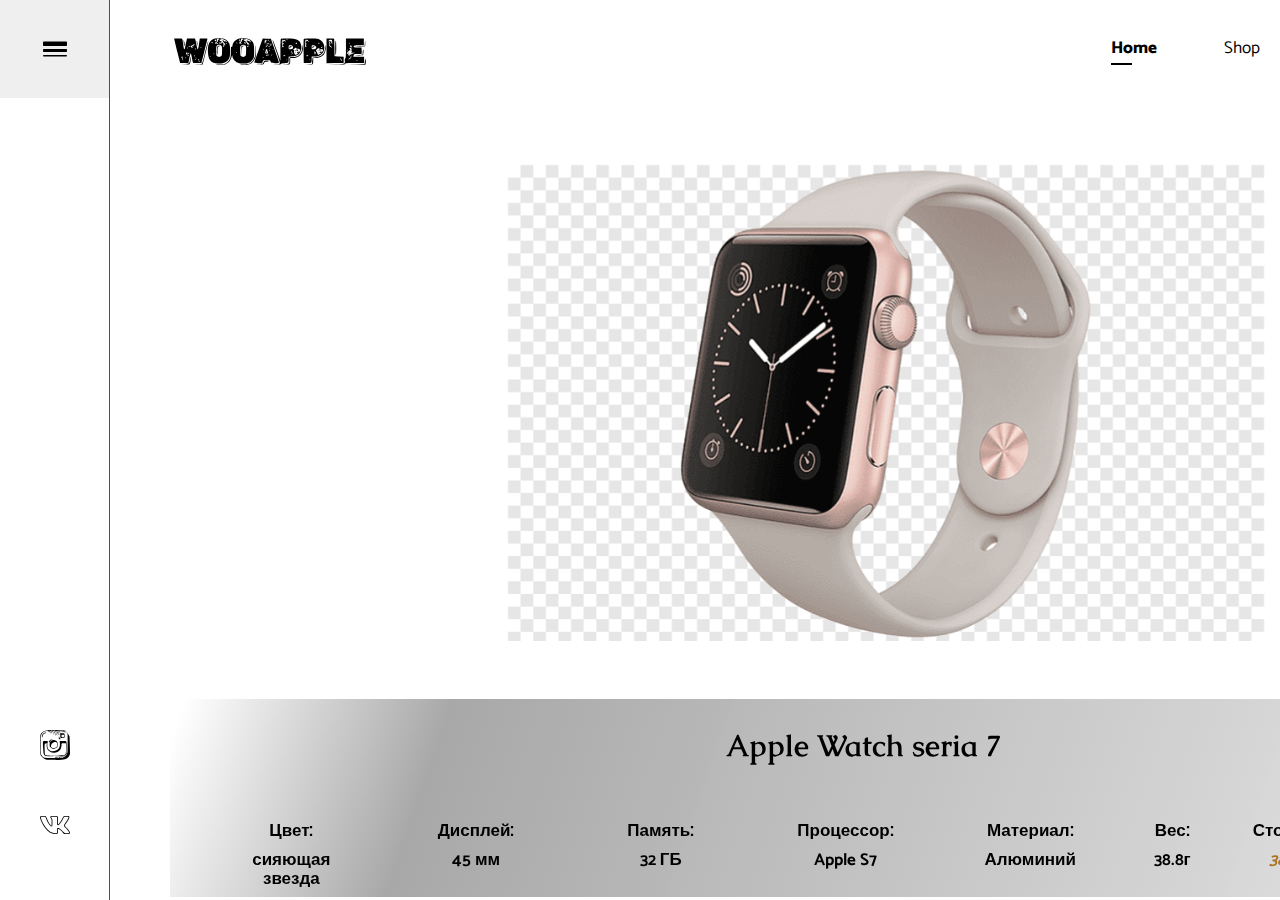
<file: index.html>
<!DOCTYPE html>
<html lang="en">
<head>
    <meta charset="UTF-8">
    <meta http-equiv="X-UA-Compatible" content="IE=edge">
    <meta name="viewport" content="width=device-width, initial-scale=1.0">
    <title>WooApple</title>
    <link rel="stylesheet" href="style/normalize.min.css">
    <link rel="stylesheet" href="https://unpkg.com/swiper/swiper-bundle.min.css"/>
    <link rel="stylesheet" href="style/style.css">
</head>
<body>
    <div class="content">
        <div class="content-sidebar">
            <button class="content-sidebar__button" type="button">
            </button>
            <ul class="content-sidebar__list">
                <li class="content-sidebar__item"><a class="content-sidebar__link
                 content-sidebar__inst" target="_blank" href="https://www.instagram.com/nikden_72/"></a></li>
                <li class="content-sidebar__item"><a class="content-sidebar__link
                 content-sidebar__vk" target="_blank" href="https://vk.com/denhikan"></a></li>
            </ul>
        </div>
        <header class="content-header">
            <a href="#" class="content-header__logo"></a>
           <nav>
               <ul class="content-header__list">
                   <li class="content-header__item"><a class="content-header__link active" href="#">Home</a> </li>
                   <li class="content-header__item"><a class="content-header__link" href="#">Shop</a> </li>
                   <li class="content-header__item"><a class="content-header__link" href="about.html">About</a> </li>
                   <li class="content-header__item"><a class="content-header__link wallet" href="#"></a> </li>
               </ul>
           </nav>
        </header>
   <!-- Главная часть сайта-->
        <main class="content-main">
            <div class="swiper mySwiper">
                <div class="swiper-wrapper">
                    <div class="swiper-slide">
                        <img class="swiper-slide__image1" src="images/main/watch.png" alt="">
                            <div class="swiper-footer">
                            <div class="swiper-info">
                                <p class="swiper-info__author">Apple Watch seria 7</p>
                                <p class="swiper-info__item">Цвет:<span>сияющая звезда</span></p>
                                <p class="swiper-info__item">Дисплей: <span>45 мм</span></p>
                                <p class="swiper-info__item">Память: <span>32 ГБ</span></p>
                                <p class="swiper-info__item">Процессор:<span>Apple S7</span></p>
                                <p class="swiper-info__item">Материал:<span>Алюминий</span></p>
                                <p class="swiper-info__item">Вес:<span>38.8г</span></p>
                                <p class="swiper-info__item">Стоимость:<span><t class="swiper-info__item__color">38 490 ₽</t></span></p>
                                <p class="swiper-info__item">Купить</span></p>
                            </div>
                            </div>
                    </div>


                    <div class="swiper-slide">
                        <img class="swiper-slide__image2" src="images/main/iphone13.jpg" alt="">
                        <div class="swiper-footer">
                            <div class="swiper-info">
                                <p class="swiper-info__author">Apple iPhone 13</p>
                                <p class="swiper-info__item">Цвет:<span>Тёмная ночь</span></p>
                                <p class="swiper-info__item">Дисплей: <span>6.1 дюйм(OLED XDR)</span></p>
                                <p class="swiper-info__item">Память: <span>256 ГБ</span></p>
                                <p class="swiper-info__item">Процессор:<span>Apple A15 Bionic</span></p>
                                <p class="swiper-info__item">Камера:<span>12 Мп</span></p>
                                <p class="swiper-info__item">Вес:<span>173г</span></p>
                                <p class="swiper-info__item">Стоимость:<span><t class="swiper-info__item__color">94 990 ₽</t></span></p>
                                <p class="swiper-info__item">Купить</span></p>
                            </div>
                        </div>
                    </div>


                    <div class="swiper-slide">
                        <img class="swiper-slide__image3" src="images/main/airpods.png" alt="">
                        <div class="swiper-footer">
                            <div class="swiper-info">
                                <p class="swiper-info__author">Apple AirPods Pro</p>
                                <p class="swiper-info__item">Время работы:<span>24ч</span></p>
                                <p class="swiper-info__item">Шумоподавление:<span>Есть</span></p>
                                <p class="swiper-info__item">Процессор:<span>H1</span></p>
                                <p class="swiper-info__item">Прозрачный режим:<span>Есть</span></p>
                                <p class="swiper-info__item">Вес:<span>56г</span></p>
                                <p class="swiper-info__item">Стоимость:<span><t class="swiper-info__item__color">25 990 ₽</t></span></p>
                                <p class="swiper-info__item">Купить</span></p>
                            </div>
                        </div>
                    </div>

                    <div class="swiper-slide">
                        <img class="swiper-slide__image4" src="images/main/imac.png" alt="">
                        <div class="swiper-footer">
                            <div class="swiper-info">
                                <p class="swiper-info__author">Apple AirPods Pro</p>
                                <p class="swiper-info__item">Время работы:<span>18ч</span></p>
                                <p class="swiper-info__item">Процессор:<span>Apple M1</span></p>
                                <p class="swiper-info__item">Дисплей:<span>13дюйм</span></p>
                                <p class="swiper-info__item">Память:<span>512 ГБ</span></p>
                                <p class="swiper-info__item">ОЗУ:<span>16 ГБ</span></p>
                                <p class="swiper-info__item">Вес:<span>1,29кг</span></p>
                                <p class="swiper-info__item">Стоимость:<span><t class="swiper-info__item__color">25 990 ₽</t></span></p>
                                <p class="swiper-info__item">Купить</span></p>
                            </div>
                        </div>
                    </div>
                </div>
                <div class="swiper-button-next"></div>
                <div class="swiper-button-prev"></div>
                <div class="swiper-pagination"></div>
            </div>
        </main>
    </div>
    <script src="https://unpkg.com/swiper/swiper-bundle.min.js"></script>
    <script>
        var count = ['1', '2', '3', '4', '5', '6']
        var art = ['О магазине ', 'Airpods', 'Apple Watch', 'iPhone', 'MacBook', 'Контакты']
        var price = ['', '22 499', '41 499', '139 999', '179 999', '']
        var swiper = new Swiper(".mySwiper", {

            spaceBetween: 30,
            centeredSlides: true,
            autoplay: {
                delay: 2500,
                disableOnInteraction: false,
            },
            pagination: {
                el: ".swiper-pagination",
                clickable: true,
            },
            navigation: {
                nextEl: ".swiper-button-next",
                prevEl: ".swiper-button-prev",
            },
        });
    </script>
</body>
</html>
</file>
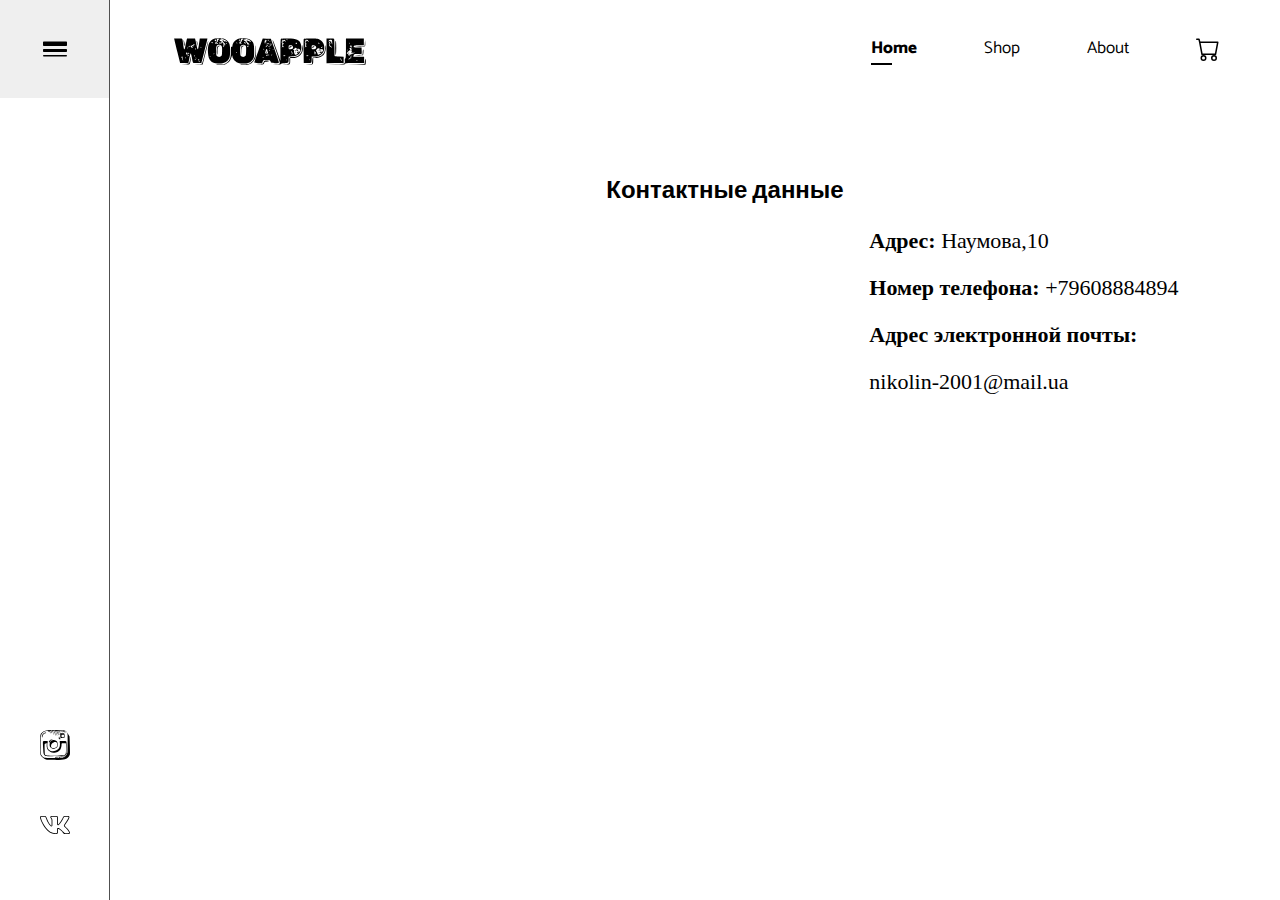
<file: about.html>
<!DOCTYPE html>
<html lang="en">
<head>
  <meta charset="UTF-8">
  <meta http-equiv="X-UA-Compatible" content="IE=edge">
  <meta name="viewport" content="width=device-width, initial-scale=1.0">
  <title>WooApple</title>
  <link rel="stylesheet" href="style/normalize.min.css">
  <link rel="stylesheet" href="https://unpkg.com/swiper/swiper-bundle.min.css"/>
  <link rel="stylesheet" href="style/style.css">
</head>
<body>
<body>
<div class="content">
  <div class="content-sidebar">
    <button class="content-sidebar__button" type="button">
    </button>
    <ul class="content-sidebar__list">
      <li class="content-sidebar__item"><a class="content-sidebar__link
                 content-sidebar__inst" target="_blank" href="https://www.instagram.com/nikden_72/"></a></li>
      <li class="content-sidebar__item"><a class="content-sidebar__link
                 content-sidebar__vk" target="_blank" href="https://vk.com/denhikan"></a></li>
    </ul>
  </div>
  <header class="content-header">
    <a href="#" class="content-header__logo"></a>
    <nav>
      <ul class="content-header__list">
        <li class="content-header__item"><a class="content-header__link active" href="index.html">Home</a> </li>
        <li class="content-header__item"><a class="content-header__link" href="#">Shop</a> </li>
        <li class="content-header__item"><a class="content-header__link" href="#">About</a> </li>
        <li class="content-header__item"><a class="content-header__link wallet" href="#"></a> </li>
      </ul>
    </nav>
  </header>
  <main>
<div>
  <h2 style="text-align: center">Контактные данные</h2>
</div>
    <div class="about-maps">
<iframe src="https://www.google.com/maps/embed?pb=!1m18!1m12!1m3!1d2632.3350115956828!2d44.5278411157261!3d48.71818997927402!2m3!1f0!2f0!3f0!3m2!1i1024!2i768!4f13.1!3m3!1m2!1s0x411acb290f9037d3%3A0x904a729c318d36df!2z0YPQuy4g0J3QsNGD0LzQvtCy0LAsIDEwLCDQktC-0LvQs9C-0LPRgNCw0LQsINCS0L7Qu9Cz0L7Qs9GA0LDQtNGB0LrQsNGPINC-0LHQuy4sIDQwMDAwNQ!5e0!3m2!1sru!2sru!4v1651773167300!5m2!1sru!2sru" width="600" height="450" style="border:0;" allowfullscreen="" loading="lazy" referrerpolicy="no-referrer-when-downgrade"></iframe>
    </div></header>

    <div class="about-text">
      <p><b>Адрес: </b> Наумова,10</p>
      <p><b>Номер телефона:</b> +79608884894</p>
      <p><b>Адрес электронной почты:</b> <p>nikolin-2001@mail.ua</p></p>
    </div>
  </main>
</div>
</body>

</html>
</file>
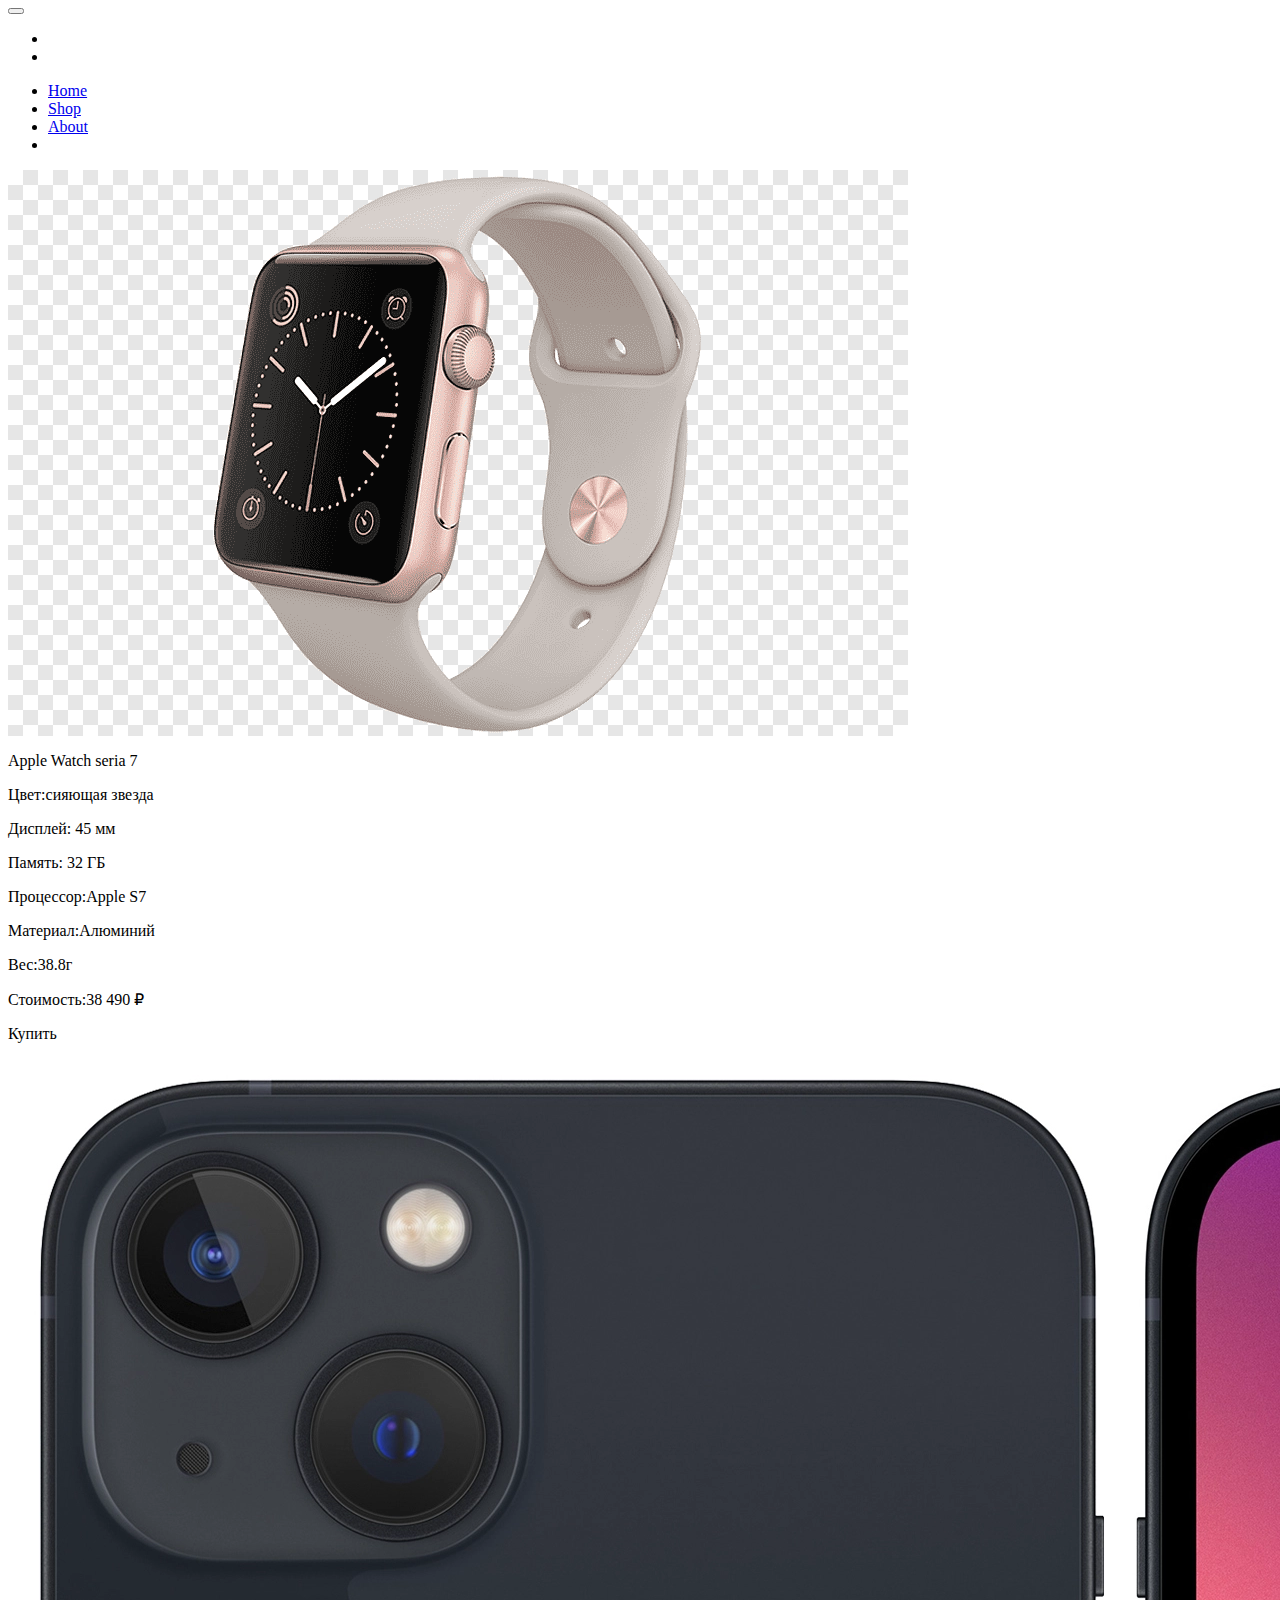
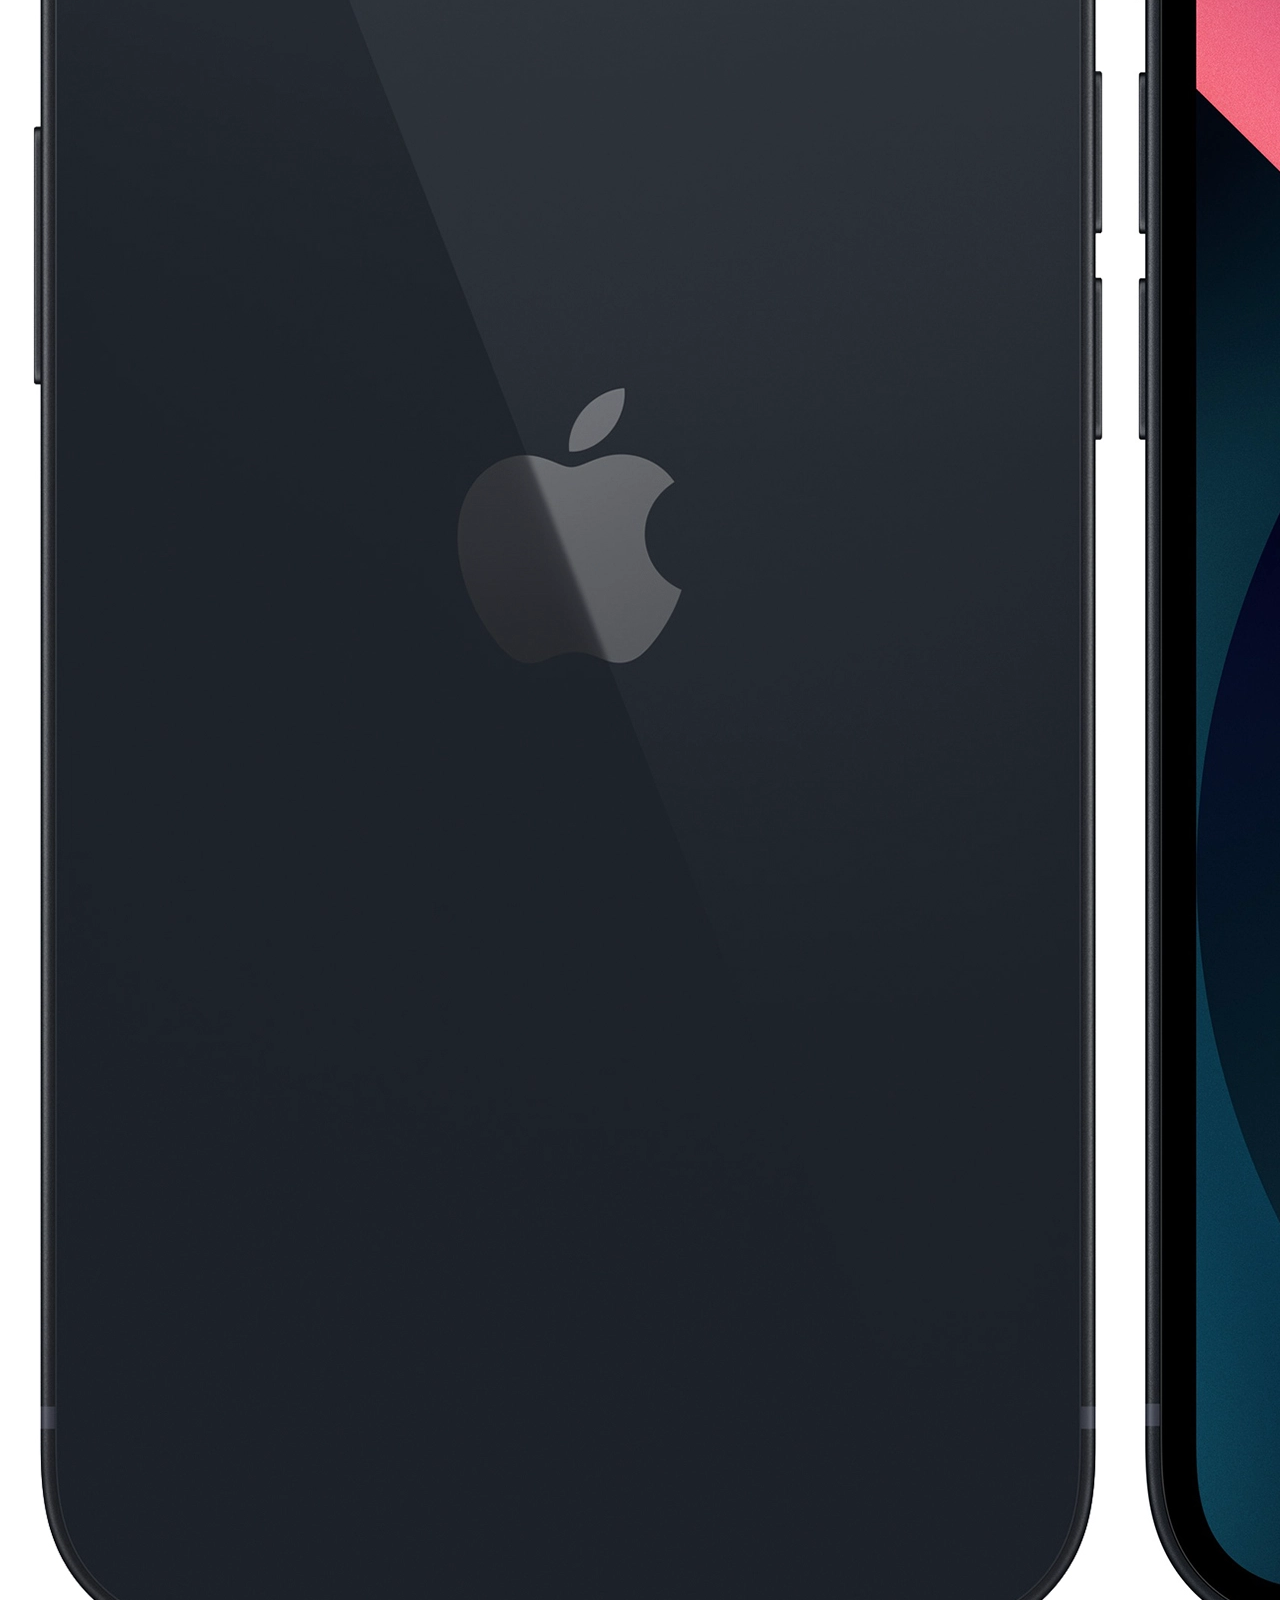
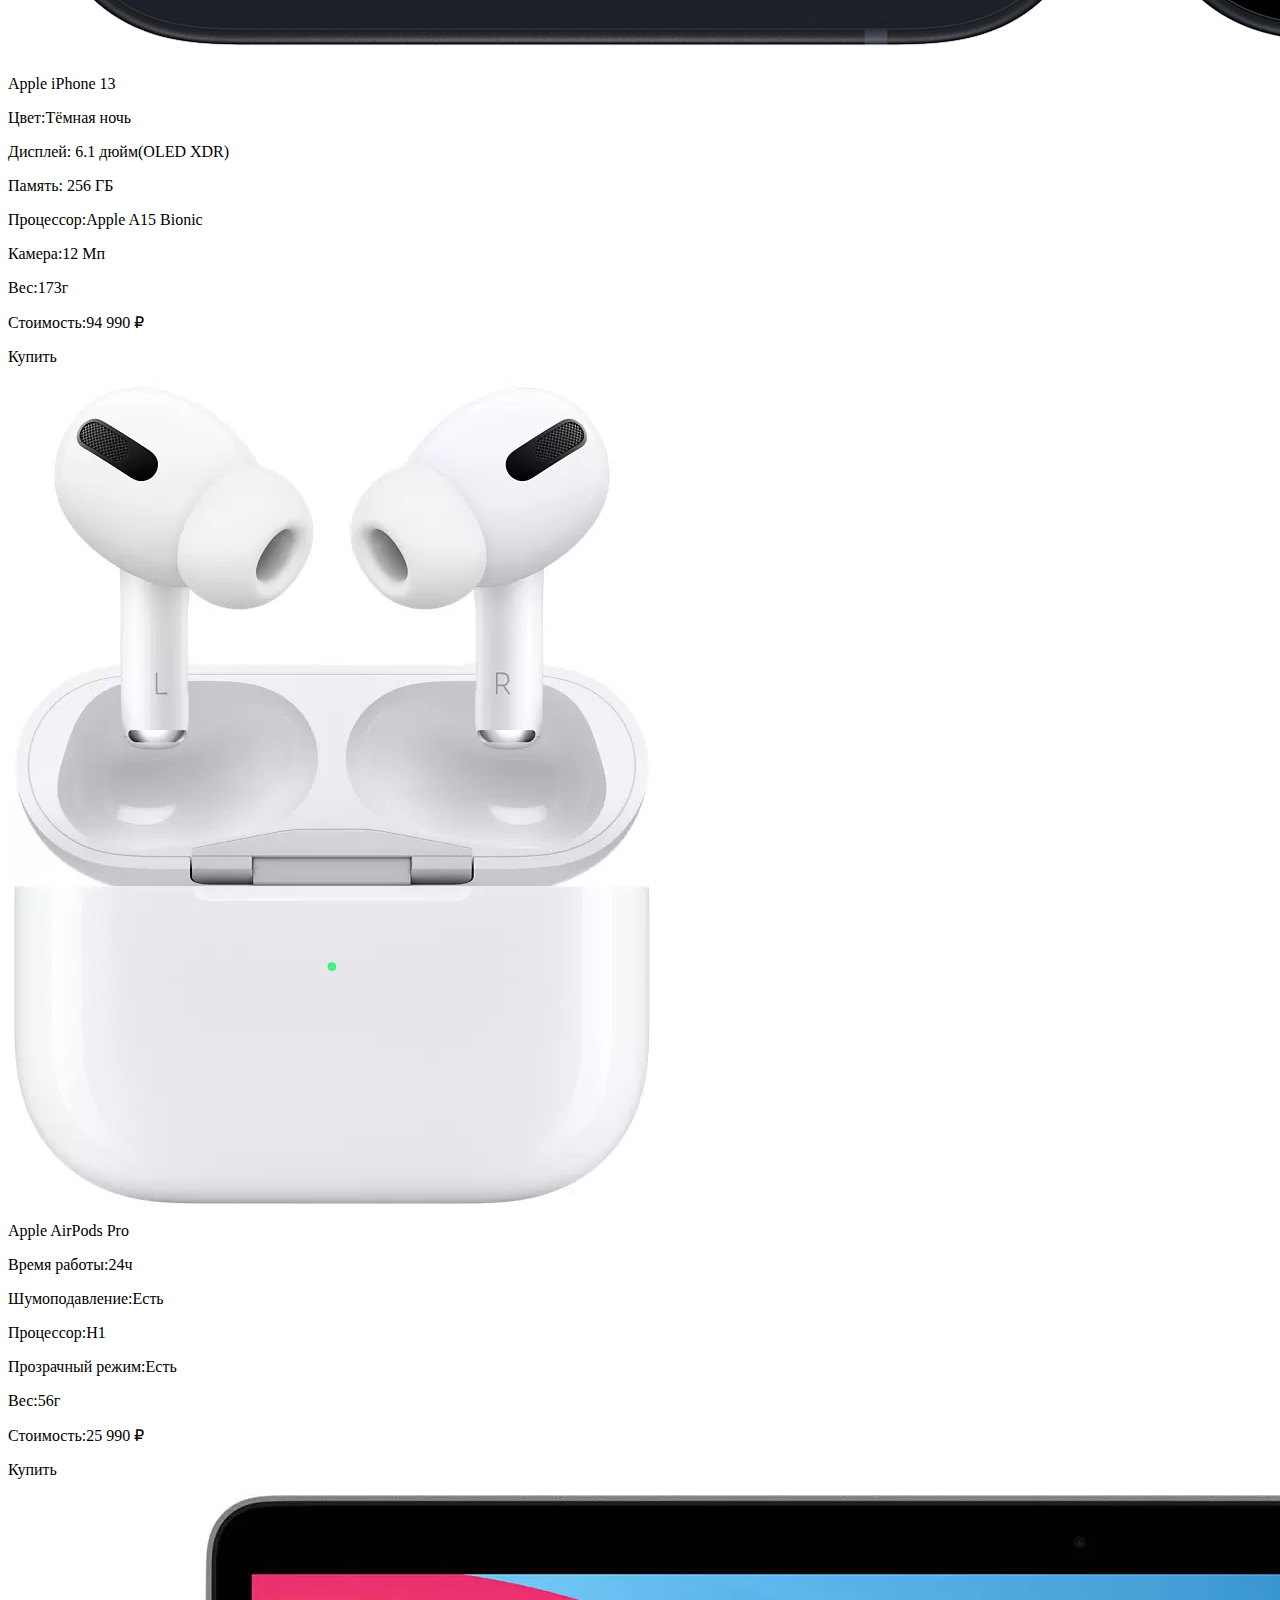
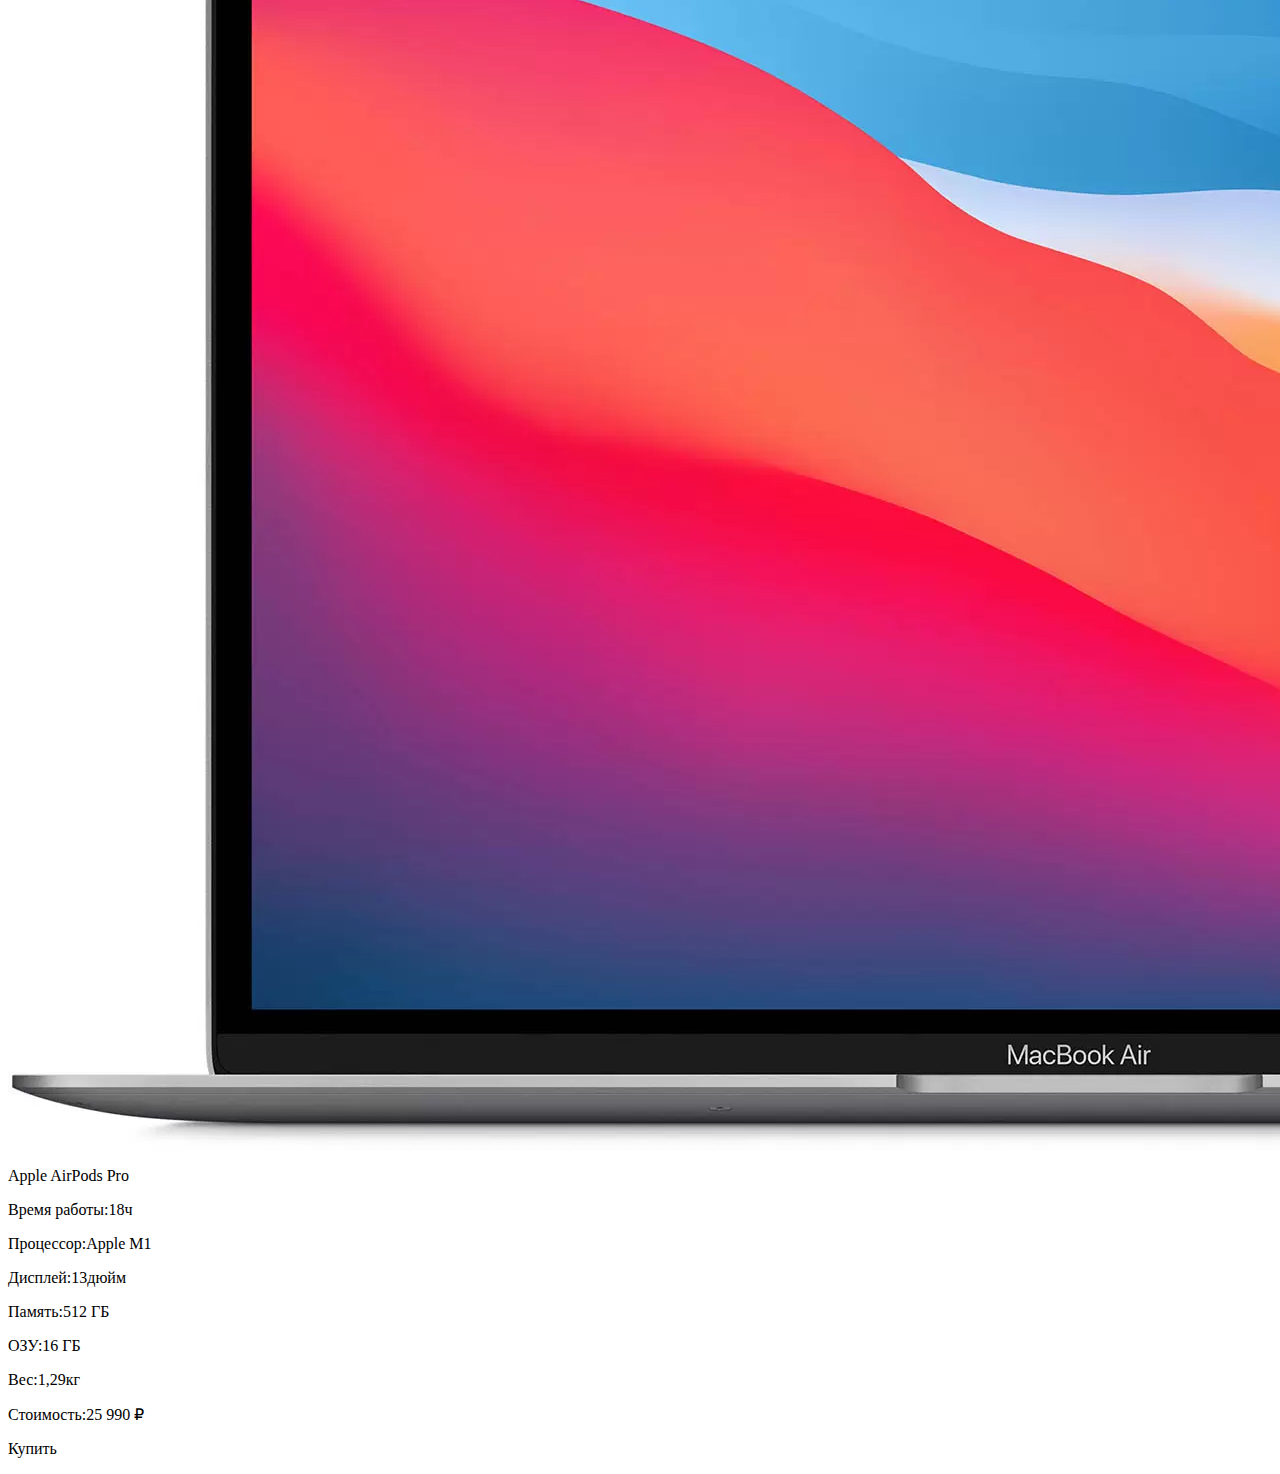
<file: main.html>
<body>
<div class="content">
    <div class="content-sidebar">
        <button class="content-sidebar__button" type="button">
        </button>
        <ul class="content-sidebar__list">
            <li class="content-sidebar__item"><a class="content-sidebar__link
                 content-sidebar__inst" target="_blank" href="https://www.instagram.com/nikden_72/"></a></li>
            <li class="content-sidebar__item"><a class="content-sidebar__link
                 content-sidebar__vk" target="_blank" href="https://vk.com/denhikan"></a></li>
        </ul>
    </div>
    <header class="content-header">
        <a href="#" class="content-header__logo"></a>
        <nav>
            <ul class="content-header__list">
                <li class="content-header__item"><a class="content-header__link active" href="#">Home</a> </li>
                <li class="content-header__item"><a class="content-header__link" href="#">Shop</a> </li>
                <li class="content-header__item"><a class="content-header__link" href="#">About</a> </li>
                <li class="content-header__item"><a class="content-header__link wallet" href="#"></a> </li>
            </ul>
        </nav>
    </header>
    <!-- Главная часть сайта-->
    <main class="content-main">
        <div class="swiper mySwiper">
            <div class="swiper-wrapper">
                <div class="swiper-slide">
                    <img class="swiper-slide__image1" src="images/main/watch.png" alt="">
                    <div class="swiper-footer">
                        <div class="swiper-info">
                            <p class="swiper-info__author">Apple Watch seria 7</p>
                            <p class="swiper-info__item">Цвет:<span>сияющая звезда</span></p>
                            <p class="swiper-info__item">Дисплей: <span>45 мм</span></p>
                            <p class="swiper-info__item">Память: <span>32 ГБ</span></p>
                            <p class="swiper-info__item">Процессор:<span>Apple S7</span></p>
                            <p class="swiper-info__item">Материал:<span>Алюминий</span></p>
                            <p class="swiper-info__item">Вес:<span>38.8г</span></p>
                            <p class="swiper-info__item">Стоимость:<span><t class="swiper-info__item__color">38 490 ₽</t></span></p>
                            <p class="swiper-info__item">Купить</span></p>
                        </div>
                    </div>
                </div>


                <div class="swiper-slide">
                    <img class="swiper-slide__image2" src="images/main/iphone13.jpg" alt="">
                    <div class="swiper-footer">
                        <div class="swiper-info">
                            <p class="swiper-info__author">Apple iPhone 13</p>
                            <p class="swiper-info__item">Цвет:<span>Тёмная ночь</span></p>
                            <p class="swiper-info__item">Дисплей: <span>6.1 дюйм(OLED XDR)</span></p>
                            <p class="swiper-info__item">Память: <span>256 ГБ</span></p>
                            <p class="swiper-info__item">Процессор:<span>Apple A15 Bionic</span></p>
                            <p class="swiper-info__item">Камера:<span>12 Мп</span></p>
                            <p class="swiper-info__item">Вес:<span>173г</span></p>
                            <p class="swiper-info__item">Стоимость:<span><t class="swiper-info__item__color">94 990 ₽</t></span></p>
                            <p class="swiper-info__item">Купить</span></p>
                        </div>
                    </div>
                </div>


                <div class="swiper-slide">
                    <img class="swiper-slide__image3" src="images/main/airpods.png" alt="">
                    <div class="swiper-footer">
                        <div class="swiper-info">
                            <p class="swiper-info__author">Apple AirPods Pro</p>
                            <p class="swiper-info__item">Время работы:<span>24ч</span></p>
                            <p class="swiper-info__item">Шумоподавление:<span>Есть</span></p>
                            <p class="swiper-info__item">Процессор:<span>H1</span></p>
                            <p class="swiper-info__item">Прозрачный режим:<span>Есть</span></p>
                            <p class="swiper-info__item">Вес:<span>56г</span></p>
                            <p class="swiper-info__item">Стоимость:<span><t class="swiper-info__item__color">25 990 ₽</t></span></p>
                            <p class="swiper-info__item">Купить</span></p>
                        </div>
                    </div>
                </div>

                <div class="swiper-slide">
                    <img class="swiper-slide__image4" src="images/main/imac.png" alt="">
                    <div class="swiper-footer">
                        <div class="swiper-info">
                            <p class="swiper-info__author">Apple AirPods Pro</p>
                            <p class="swiper-info__item">Время работы:<span>18ч</span></p>
                            <p class="swiper-info__item">Процессор:<span>Apple M1</span></p>
                            <p class="swiper-info__item">Дисплей:<span>13дюйм</span></p>
                            <p class="swiper-info__item">Память:<span>512 ГБ</span></p>
                            <p class="swiper-info__item">ОЗУ:<span>16 ГБ</span></p>
                            <p class="swiper-info__item">Вес:<span>1,29кг</span></p>
                            <p class="swiper-info__item">Стоимость:<span><t class="swiper-info__item__color">25 990 ₽</t></span></p>
                            <p class="swiper-info__item">Купить</span></p>
                        </div>
                    </div>
                </div>
            </div>
            <div class="swiper-button-next"></div>
            <div class="swiper-button-prev"></div>
            <div class="swiper-pagination"></div>
        </div>
    </main>
</div>
<script src="https://unpkg.com/swiper/swiper-bundle.min.js"></script>
<script>
    var count = ['1', '2', '3', '4', '5', '6']
    var art = ['О магазине ', 'Airpods', 'Apple Watch', 'iPhone', 'MacBook', 'Контакты']
    var price = ['', '22 499', '41 499', '139 999', '179 999', '']
    var swiper = new Swiper(".mySwiper", {

        spaceBetween: 30,
        centeredSlides: true,
        autoplay: {
            delay: 2500,
            disableOnInteraction: false,
        },
        pagination: {
            el: ".swiper-pagination",
            clickable: true,
        },
        navigation: {
            nextEl: ".swiper-button-next",
            prevEl: ".swiper-button-prev",
        },
    });
</script>
</body>
</file>
<file: style/style.css>
@import url('https://fonts.googleapis.com/css2?family=Catamaran:wght@400;500;600;800&family=Caudex:wght@700&family=Orbitron:wght@700&display=swap');
body {
    font-family: 'Catamaran', sans-serif;
}

body, html {
    height: 100vh;
}

.content {
    display: grid;
    grid-template-columns: 110px 1fr;
    grid-template-rows: 98px 1fr;
    height: 100%;
    gap: 60px
}

.content-sidebar {
    border-right: 1px solid #505050;
    grid-column: 1 / 2;
    grid-row: 1 / 3;
    display: flex;
    flex-direction: column;
    justify-content: space-between;
}
/* Показываем где распологается шапка сайта */
.content-header {
    grid-column: 2/3;
    grid-row: 1/2;
    display: flex;
    justify-content: space-between;
    align-items: center;
    padding-right: 60px;
}
:root {
    --swiper-theme-color: #606060;
    }
.content-main{
    grid-column: 2 / 3;
    grid-row: 2 / 3;

}
/* Вывод кнопки */
.content-sidebar__button{
    display: block;
    width: 100%;
    height: 98px;
    border: none;
    position: relative;
}
.content-sidebar__button::after {
    content: '';
    display: block;
    width: 24px;
    height: 24px;
    background-image: url(../images/border-width.svg);
    background-repeat: no-repeat;
    background-position: center center;
    background-size: cover;
    position: absolute;
    top: calc(50% - 12px);
    left: calc(50% - 12px);
}

/* Соц сети */
.content-sidebar__list {
    list-style: none;
    margin-bottom: 60px;
}
.content-sidebar__item {
    margin-top: 50px;
    padding-left: 0;
}
.content-sidebar__link {
    display: block;
    width: 30px;
    height: 30px;
    margin: 0;
    background-repeat: no-repeat;
    background-position: center center;
}

.content-sidebar__vk {
    background-image: url(../images/vk.svg);
}

.content-sidebar__inst {
    background-image: url(../images/instagram1.svg);
}


/* Логотип сайдбара  */
.content-header__logo{
    display: block;
    width: 200px;
    height: 31px;
    background-image: url(../images/logo.svg);
    background-repeat: no-repeat;
    background-size: cover;
}


/* Меню сайта */
.content-header__list{
    list-style: none;
    padding-left: 0;
    margin: 0;
    display: flex;
    align-items: center;
}
.content-header__item{
    margin-left: 67px;
}
/* Уберём лишнее растояние кнопки*/
.content-header__item:first-child{
    margin-left: 0;
}
.content-header__link{
    color: #000000;
    text-decoration: none;
    font-size: 17px;
    position: relative;
}

.content-header__link::after{
    content: '';
    width: 21px;
    height: 2px;
    background-color: black;
    display: block;
    position: absolute;
    bottom: -3px;
    opacity: 0;
    transition: 0.2s;
}
.content-header__link.active {
    font-weight: 800;
}
/*hover - говорит что появляется при наведение чёрточка */
.content-header__link.active::after,
.content-header__link:hover::after {
    opacity: 1;
}

.content-header__link.wallet {
    background-image: url(../images/cart.svg);
    display: block;
    width: 24px;
    height: 24px;
    background-repeat: no-repeat;
    background-size: cover;
}


/* Свайпер */
.swiper {
    height: calc(93vh - 98px);
    width: 150vh;
    display: flex;
    flex-direction: row;
    justify-content: space-between;
}
.swiper-body {
    margin-left: 50%;
}

.swiper-horizontal>.swiper-pagination-bullets,
.swiper-pagination-bullets.swiper-pagination-horizontal,
.swiper-pagination-custom, .swiper-pagination-fraction {
    bottom: inherit;
    position: absolute;
    left: 60px;
    width: 203px;
    flex-basis: 73px;
}

.swiper-wrapper{
    flex-basis: 1280px;
    width: 203px;
    position: inherit;
}


.swiper-pagination-bullet {
    background: transparent;
}


/* Нижний блок */

.swiper-footer{
    position: absolute;
    width: 100%;
    left: 0;
    right: 0;
    bottom: 0;
    background: linear-gradient(289deg, rgb(201 201 201 / 45%) 1%, rgba(66, 66, 66, 0.46)
    80.04%, rgba(66, 66, 66, 0) 99%);
    backdrop-filter: blur(47.2917px);
    align-items: center;
    display: flex;
    justify-content: space-between;
}
/* Обложка */
.swiper-cover {
    width: 225px;
    height: 225px;
    position: relative;
    overflow: hidden;
}

.swiper-cover__img {
    width: 225px;
    height: 225px;
    position: absolute;
    left: 50%;
    top: 50%;
    transform: translate(-50%, -50%);
    object-fit: cover;
}
.swiper-info {
    display: grid;
    grid-template-columns: repeat(5, 1fr);
    grid-template-rows: auto 1fr;
    gap: 5%;
    flex-basis: calc(100% - 110px);
    padding-left: 60px;
}

.swiper-info__author {
    grid-column: 1 / 9;
    grid-row: 1 / 2;
    font-family: 'Caudex', serif;
    font-size: 30px;
    font-weight: bold;
    padding-left: 40%;
}

.swiper-info__item {
    font-family: 'Orbitron', sans-serif;
    font-weight: 700;
    font-size: 17px;
    color: #000000;
    text-align: center;

}
.swiper-info__item span{
    display: block;
    font-family: 'Catamaran', sans-serif;
    font-size: 17px;
    color: #000000;
    margin-top: 11px;
}
.swiper-info__item__color{
    color: #ad732a;
    font-style: italic;

}
/* Картинка 1 */
.swiper-slide__image1 {
    position: absolute;
    left: 25%;
    top: 1%;
    width: 56%;
    bottom: 0;
}


.map-responsive{
    overflow:hidden;
    padding-bottom:56.25%;
    position:relative;
    height:0;
}
.map-responsive iframe{
    left:0;
    top:0;
    height:100%;
    width:100%;
    position:absolute;
}

.swiper-slide__image2 {
    position: absolute;
    left: 30%;
    top: -4px;
    width: 36%;
    bottom: 0;
}

.swiper-slide__image3 {
    position: absolute;
    left: 34%;
    top: -4px;
    width: 29%;
    bottom: 0;
}

.swiper-slide__image4 {
    position: absolute;
    left: 20%;
    top: -4px;
    width: 64%;
    bottom: 0;
}
/* Стрелочки */

.swiper-button-prev:after,.swiper-button-next:after,  .swiper-rtl .swiper-button-next:after {
    content: none;
}
.swiper-button-next, .swiper-button-prev{}
/* 2 продукт */

/* карта гугл */
iframe {
    overflow: hidden;
    width: 52%;
    height: 480px;
    position: absolute;
    margin: 0 auto;
}

.about-text{
    font-family: 'Times New Roman', sans-serif;
    font-size: 22px;
    padding-left: 63%;
}
</file>
